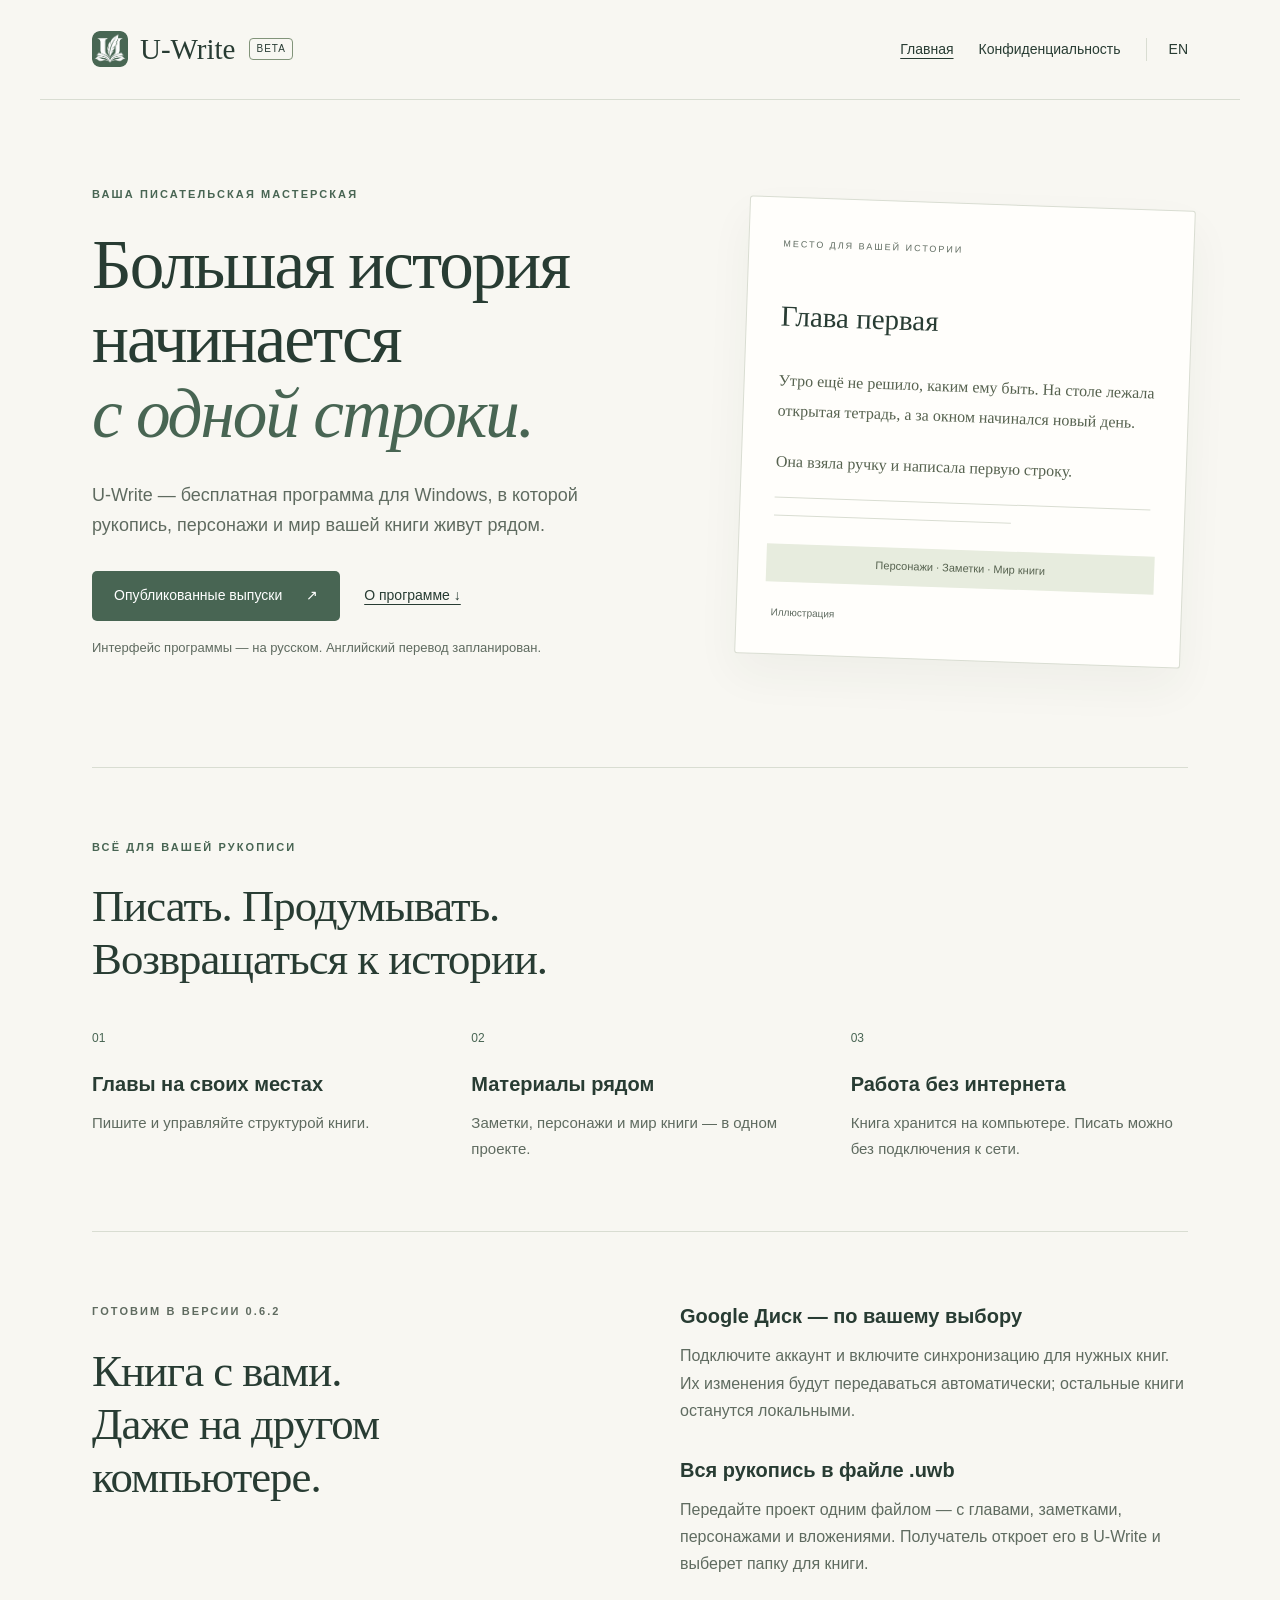
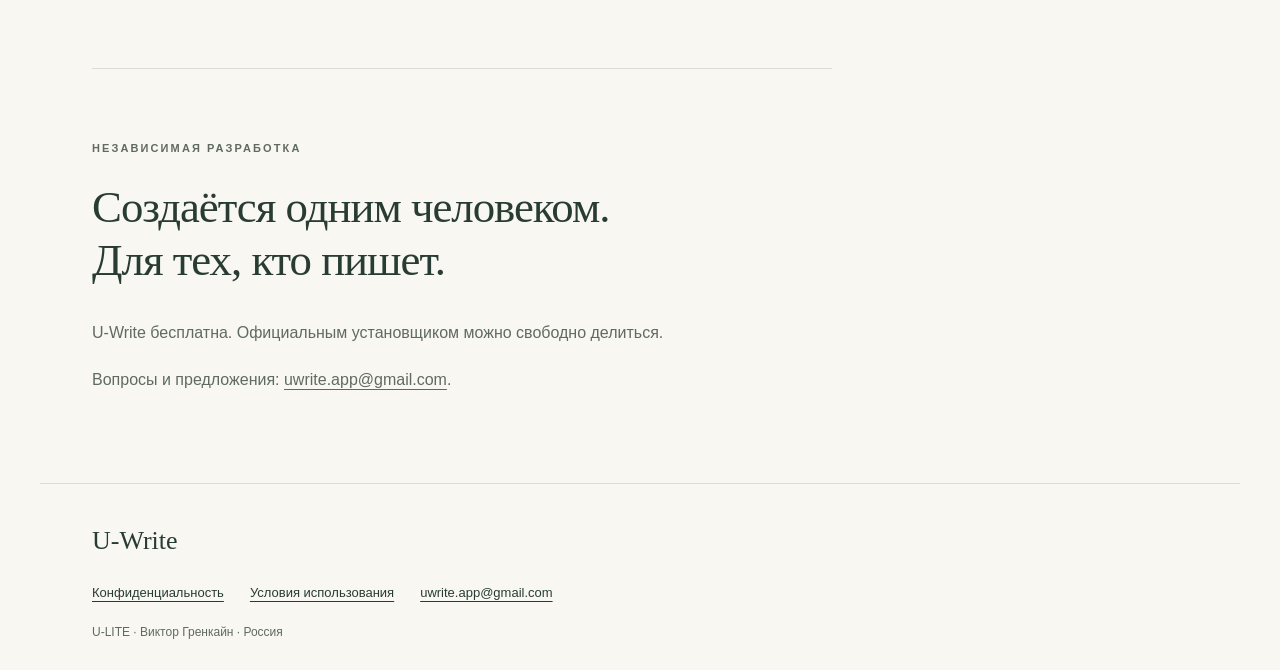
<file: index.html>
<!doctype html>
<html lang="ru"><head><meta charset="utf-8"><meta name="viewport" content="width=device-width, initial-scale=1"><meta name="description" content="U-Write — бесплатная писательская мастерская для Windows. Рукописи, персонажи и заметки в одном проекте."><title>U-Write — ваша писательская мастерская</title><link rel="icon" href="assets/logo.png"><link rel="stylesheet" href="assets/style.css"></head><body><a class="skip" href="#main">К содержимому</a><header class="site-header"><a class="brand" href="index.html"><img src="assets/logo.png" alt="" width="36" height="36"><span>U-Write</span><span class="beta">BETA</span></a><nav aria-label="Основная навигация"><a href="index.html" aria-current="page">Главная</a><a href="privacy.html">Конфиденциальность</a><a class="language" href="en/index.html" lang="en" hreflang="en">EN</a></nav></header><main id="main" tabindex="-1"><section class="hero"><div><p class="eyebrow">Ваша писательская мастерская</p><h1>Большая история<br>начинается<br><em>с одной строки.</em></h1><p class="lead">U-Write — бесплатная программа для Windows, в которой рукопись, персонажи и мир вашей книги живут рядом.</p><div class="actions"><a class="button" href="https://github.com/u-lite/u-write/releases/latest">Опубликованные выпуски <span aria-hidden="true">↗</span></a><a class="text-link" href="#workshop">О программе ↓</a></div><p class="fine">Интерфейс программы — на русском. Английский перевод запланирован.</p></div><div class="manuscript" aria-label="Иллюстрация рукописи, не снимок программы"><div class="paper-label">МЕСТО ДЛЯ ВАШЕЙ ИСТОРИИ</div><div class="paper-title">Глава первая</div><p>Утро ещё не решило, каким ему быть. На столе лежала открытая тетрадь, а за окном начинался новый день.</p><p>Она взяла ручку и написала первую строку.</p><div class="paper-line"></div><div class="paper-line short"></div><span class="paper-note">Персонажи · Заметки · Мир книги</span><small>Иллюстрация</small></div></section>
      <section id="workshop" class="section"><p class="eyebrow">Всё для вашей рукописи</p><h2>Писать. Продумывать.<br>Возвращаться к истории.</h2><div class="features"><article><span class="number">01</span><h3>Главы на своих местах</h3><p>Пишите и управляйте структурой книги.</p></article><article><span class="number">02</span><h3>Материалы рядом</h3><p>Заметки, персонажи и мир книги — в одном проекте.</p></article><article><span class="number">03</span><h3>Работа без интернета</h3><p>Книга хранится на компьютере. Писать можно без подключения к сети.</p></article></div></section>
      <section class="coming section"><div><p class="eyebrow">Готовим в версии 0.6.2</p><h2>Книга с вами.<br>Даже на другом компьютере.</h2></div><div><h3>Google Диск — по вашему выбору</h3><p>Подключите аккаунт и включите синхронизацию для нужных книг. Их изменения будут передаваться автоматически; остальные книги останутся локальными.</p><h3>Вся рукопись в файле .uwb</h3><p>Передайте проект одним файлом — с главами, заметками, персонажами и вложениями. Получатель откроет его в U-Write и выберет папку для книги.</p></div></section>
      <section class="about section"><p class="eyebrow">Независимая разработка</p><h2>Создаётся одним человеком.<br>Для тех, кто пишет.</h2><p>U-Write бесплатна. Официальным установщиком можно свободно делиться.</p><p>Вопросы и предложения: <a href="mailto:uwrite.app@gmail.com">uwrite.app@gmail.com</a>.</p></section></main><footer><a class="footer-brand" href="index.html">U-Write</a><div class="footer-links"><a href="privacy.html">Конфиденциальность</a><a href="terms.html">Условия использования</a><a href="mailto:uwrite.app@gmail.com">uwrite.app@gmail.com</a></div><p>U-LITE · Виктор Гренкайн · Россия</p></footer></body></html>
</file>
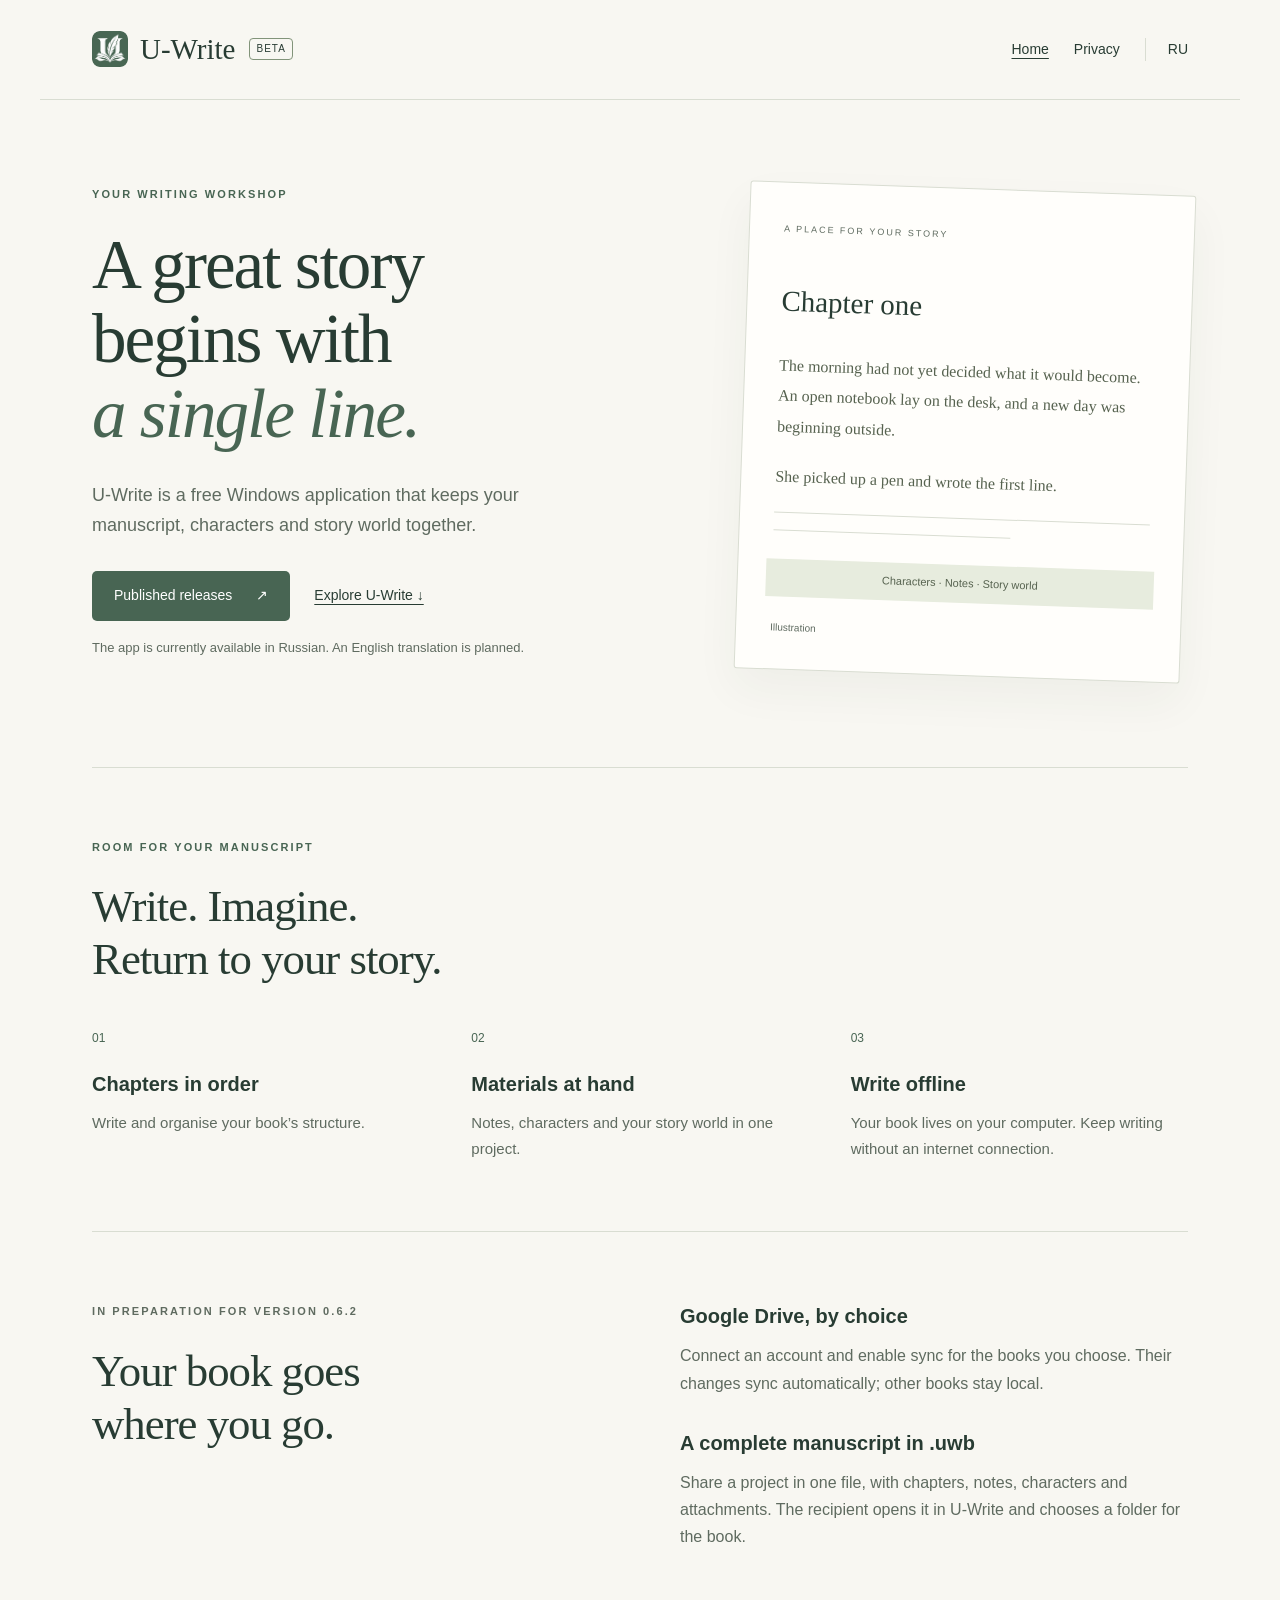
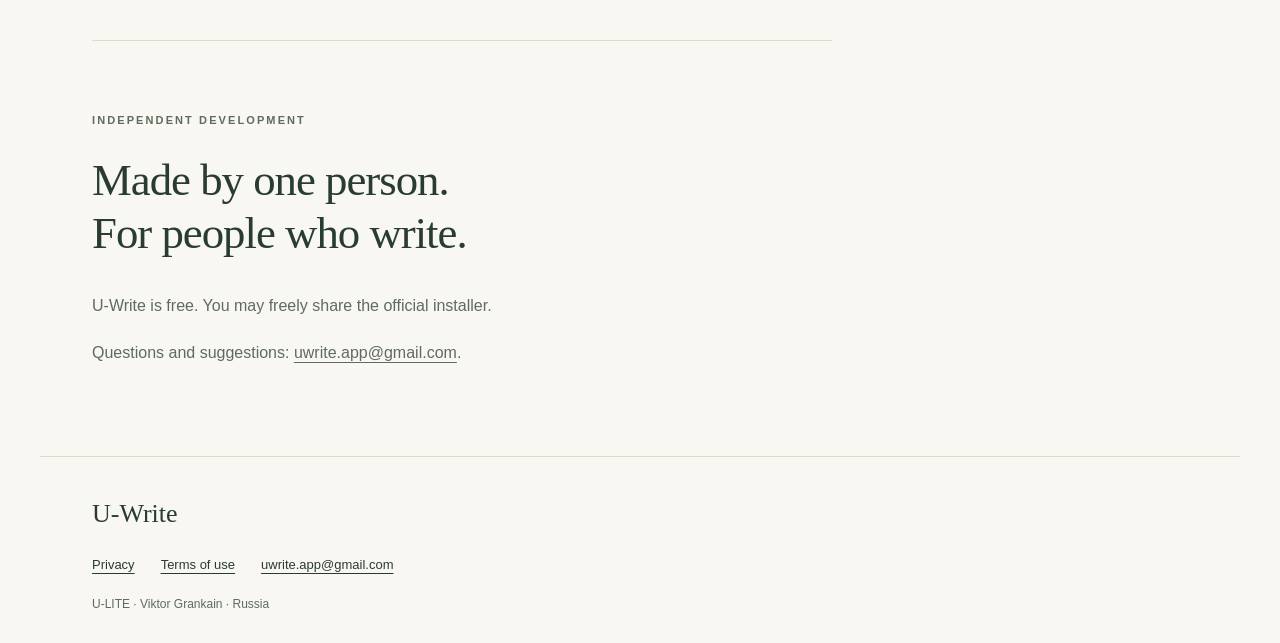
<file: en/index.html>
<!doctype html>
<html lang="en"><head><meta charset="utf-8"><meta name="viewport" content="width=device-width, initial-scale=1"><meta name="description" content="U-Write is a free Windows writing workshop for manuscripts, characters and notes."><title>U-Write — your writing workshop</title><link rel="icon" href="../assets/logo.png"><link rel="stylesheet" href="../assets/style.css"></head><body><a class="skip" href="#main">Skip to content</a><header class="site-header"><a class="brand" href="index.html"><img src="../assets/logo.png" alt="" width="36" height="36"><span>U-Write</span><span class="beta">BETA</span></a><nav aria-label="Main navigation"><a href="index.html" aria-current="page">Home</a><a href="privacy.html">Privacy</a><a class="language" href="../index.html" lang="ru" hreflang="ru">RU</a></nav></header><main id="main" tabindex="-1"><section class="hero"><div><p class="eyebrow">Your writing workshop</p><h1>A great story<br>begins with<br><em>a single line.</em></h1><p class="lead">U-Write is a free Windows application that keeps your manuscript, characters and story world together.</p><div class="actions"><a class="button" href="https://github.com/u-lite/u-write/releases/latest">Published releases <span aria-hidden="true">↗</span></a><a class="text-link" href="#workshop">Explore U-Write ↓</a></div><p class="fine">The app is currently available in Russian. An English translation is planned.</p></div><div class="manuscript" aria-label="Manuscript illustration, not an app screenshot"><div class="paper-label">A PLACE FOR YOUR STORY</div><div class="paper-title">Chapter one</div><p>The morning had not yet decided what it would become. An open notebook lay on the desk, and a new day was beginning outside.</p><p>She picked up a pen and wrote the first line.</p><div class="paper-line"></div><div class="paper-line short"></div><span class="paper-note">Characters · Notes · Story world</span><small>Illustration</small></div></section>
      <section id="workshop" class="section"><p class="eyebrow">Room for your manuscript</p><h2>Write. Imagine.<br>Return to your story.</h2><div class="features"><article><span class="number">01</span><h3>Chapters in order</h3><p>Write and organise your book’s structure.</p></article><article><span class="number">02</span><h3>Materials at hand</h3><p>Notes, characters and your story world in one project.</p></article><article><span class="number">03</span><h3>Write offline</h3><p>Your book lives on your computer. Keep writing without an internet connection.</p></article></div></section>
      <section class="coming section"><div><p class="eyebrow">In preparation for version 0.6.2</p><h2>Your book goes<br>where you go.</h2></div><div><h3>Google Drive, by choice</h3><p>Connect an account and enable sync for the books you choose. Their changes sync automatically; other books stay local.</p><h3>A complete manuscript in .uwb</h3><p>Share a project in one file, with chapters, notes, characters and attachments. The recipient opens it in U-Write and chooses a folder for the book.</p></div></section>
      <section class="about section"><p class="eyebrow">Independent development</p><h2>Made by one person.<br>For people who write.</h2><p>U-Write is free. You may freely share the official installer.</p><p>Questions and suggestions: <a href="mailto:uwrite.app@gmail.com">uwrite.app@gmail.com</a>.</p></section></main><footer><a class="footer-brand" href="index.html">U-Write</a><div class="footer-links"><a href="privacy.html">Privacy</a><a href="terms.html">Terms of use</a><a href="mailto:uwrite.app@gmail.com">uwrite.app@gmail.com</a></div><p>U-LITE · Viktor Grankain · Russia</p></footer></body></html>
</file>
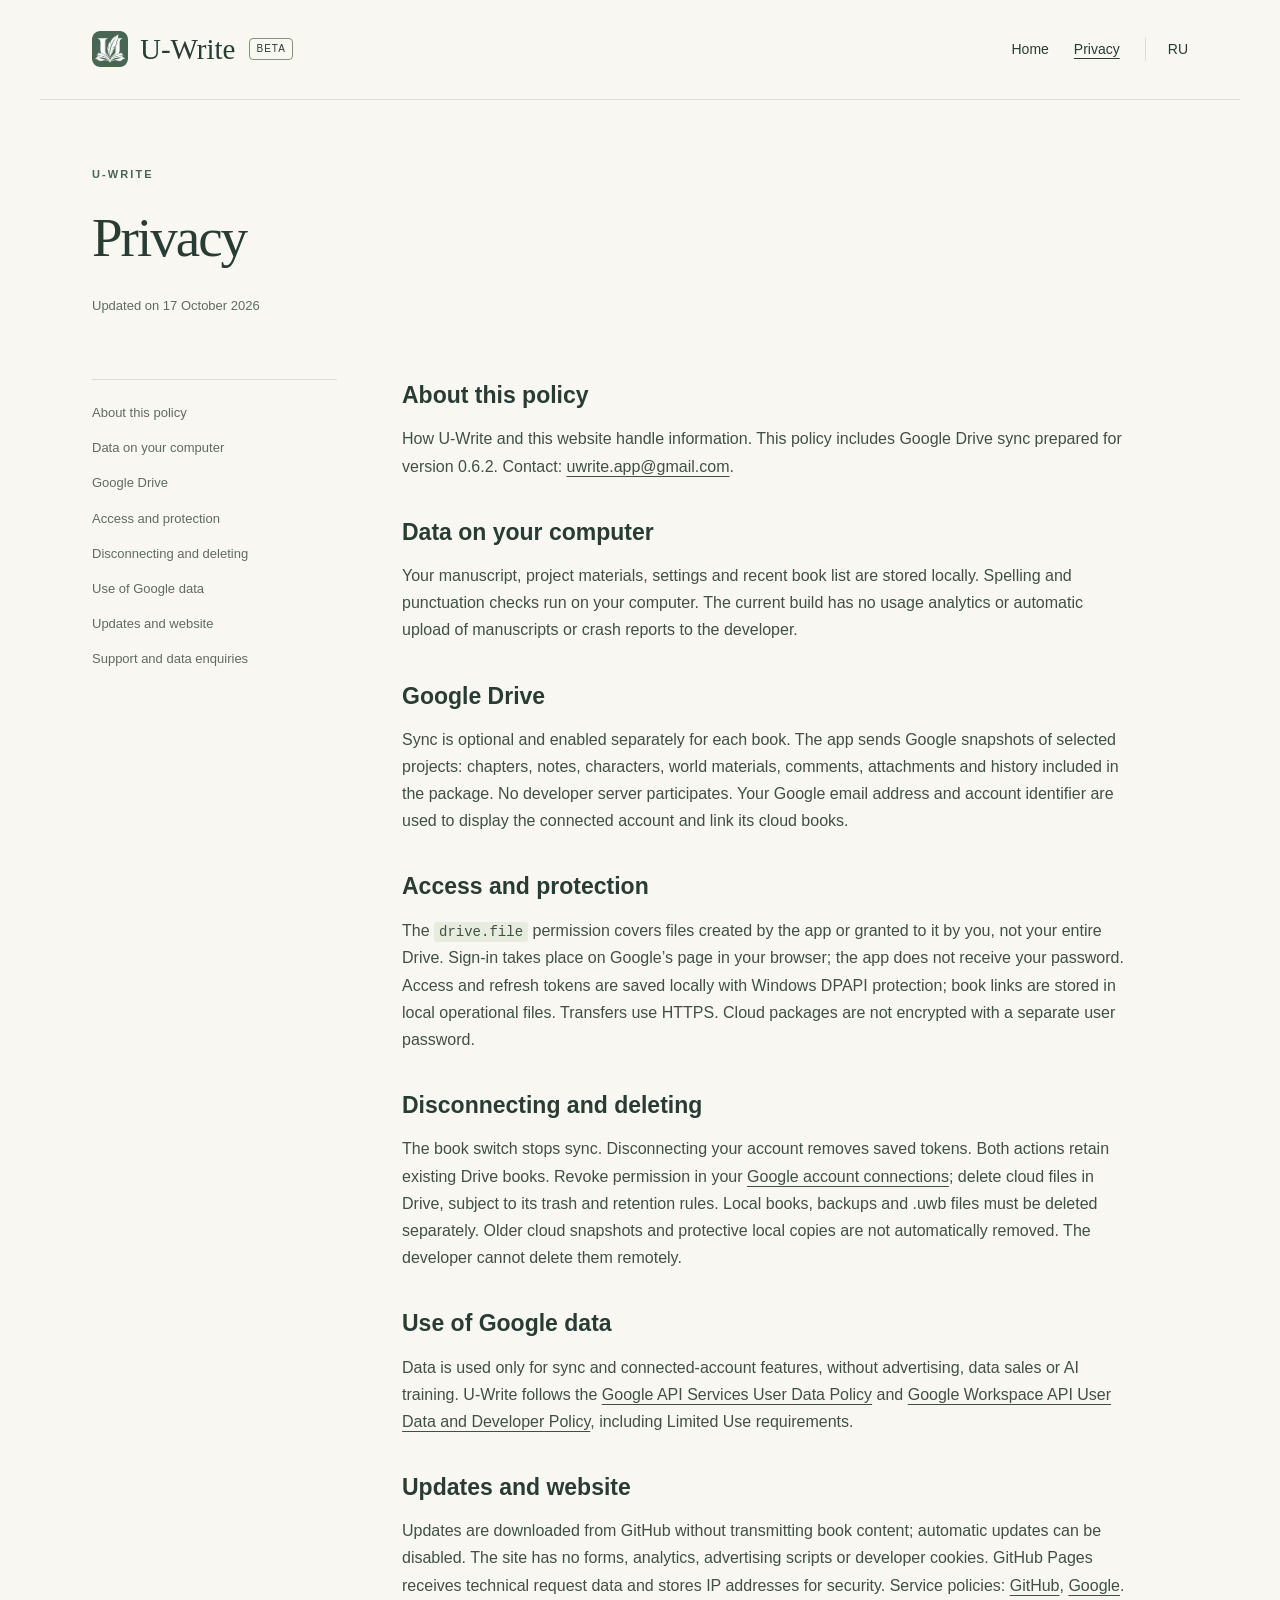
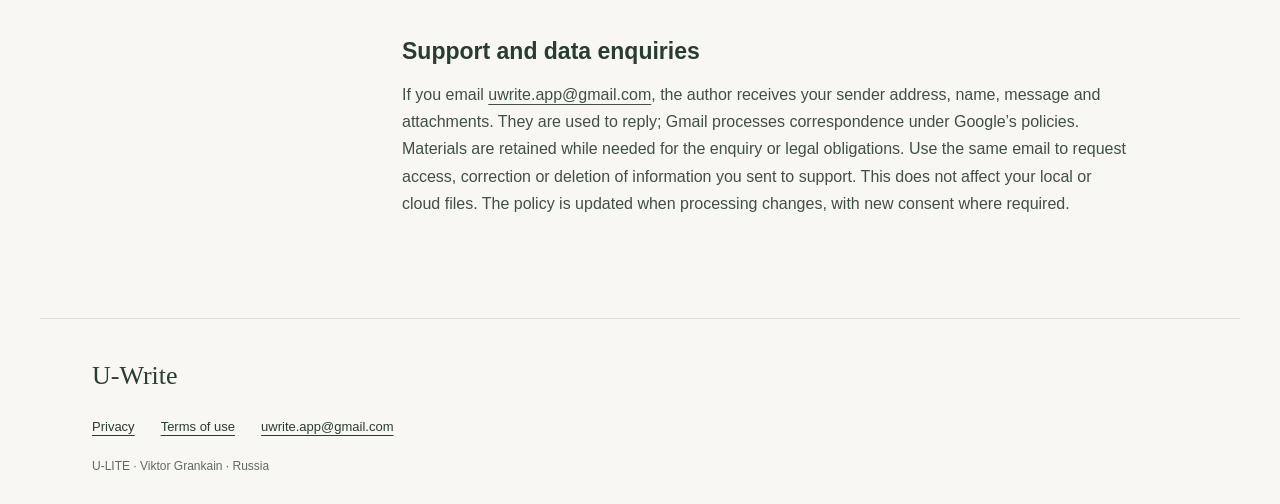
<file: privacy (1).html>
<!doctype html>
<html lang="en"><head><meta charset="utf-8"><meta name="viewport" content="width=device-width, initial-scale=1"><meta name="description" content="U-Write is a free Windows writing workshop for manuscripts, characters and notes."><title>Privacy — U-Write</title><link rel="icon" href="../assets/logo.png"><link rel="stylesheet" href="../assets/style.css"></head><body><a class="skip" href="#main">Skip to content</a><header class="site-header"><a class="brand" href="index.html"><img src="../assets/logo.png" alt="" width="36" height="36"><span>U-Write</span><span class="beta">BETA</span></a><nav aria-label="Main navigation"><a href="index.html">Home</a><a href="privacy.html" aria-current="page">Privacy</a><a class="language" href="../privacy.html" lang="ru" hreflang="ru">RU</a></nav></header><main id="main" tabindex="-1"><div class="doc-head"><p class="eyebrow">U-Write</p><h1>Privacy</h1><p class="fine">Updated on 17 October 2026</p></div><div class="doc-layout"><nav class="contents" aria-label="Document contents"><a href="#s1">About this policy</a><a href="#s2">Data on your computer</a><a href="#s3">Google Drive</a><a href="#s4">Access and protection</a><a href="#s5">Disconnecting and deleting</a><a href="#s6">Use of Google data</a><a href="#s7">Updates and website</a><a href="#s8">Support and data enquiries</a></nav><article class="document"><section id="s1"><h2>About this policy</h2><p>How U-Write and this website handle information. This policy includes Google Drive sync prepared for version 0.6.2. Contact: <a href="mailto:uwrite.app@gmail.com">uwrite.app@gmail.com</a>.</p></section><section id="s2"><h2>Data on your computer</h2><p>Your manuscript, project materials, settings and recent book list are stored locally. Spelling and punctuation checks run on your computer. The current build has no usage analytics or automatic upload of manuscripts or crash reports to the developer.</p></section><section id="s3"><h2>Google Drive</h2><p>Sync is optional and enabled separately for each book. The app sends Google snapshots of selected projects: chapters, notes, characters, world materials, comments, attachments and history included in the package. No developer server participates. Your Google email address and account identifier are used to display the connected account and link its cloud books.</p></section><section id="s4"><h2>Access and protection</h2><p>The <code>drive.file</code> permission covers files created by the app or granted to it by you, not your entire Drive. Sign-in takes place on Google’s page in your browser; the app does not receive your password. Access and refresh tokens are saved locally with Windows DPAPI protection; book links are stored in local operational files. Transfers use HTTPS. Cloud packages are not encrypted with a separate user password.</p></section><section id="s5"><h2>Disconnecting and deleting</h2><p>The book switch stops sync. Disconnecting your account removes saved tokens. Both actions retain existing Drive books. Revoke permission in your <a href="https://myaccount.google.com/connections">Google account connections</a>; delete cloud files in Drive, subject to its trash and retention rules. Local books, backups and .uwb files must be deleted separately. Older cloud snapshots and protective local copies are not automatically removed. The developer cannot delete them remotely.</p></section><section id="s6"><h2>Use of Google data</h2><p>Data is used only for sync and connected-account features, without advertising, data sales or AI training. U-Write follows the <a href="https://developers.google.com/terms/api-services-user-data-policy">Google API Services User Data Policy</a> and <a href="https://developers.google.com/workspace/workspace-api-user-data-developer-policy">Google Workspace API User Data and Developer Policy</a>, including Limited Use requirements.</p></section><section id="s7"><h2>Updates and website</h2><p>Updates are downloaded from GitHub without transmitting book content; automatic updates can be disabled. The site has no forms, analytics, advertising scripts or developer cookies. GitHub Pages receives technical request data and stores IP addresses for security. Service policies: <a href="https://docs.github.com/en/site-policy/privacy-policies/github-general-privacy-statement">GitHub</a>, <a href="https://policies.google.com/privacy">Google</a>.</p></section><section id="s8"><h2>Support and data enquiries</h2><p>If you email <a href="mailto:uwrite.app@gmail.com">uwrite.app@gmail.com</a>, the author receives your sender address, name, message and attachments. They are used to reply; Gmail processes correspondence under Google’s policies. Materials are retained while needed for the enquiry or legal obligations. Use the same email to request access, correction or deletion of information you sent to support. This does not affect your local or cloud files. The policy is updated when processing changes, with new consent where required.</p></section></article></div></main><footer><a class="footer-brand" href="index.html">U-Write</a><div class="footer-links"><a href="privacy.html">Privacy</a><a href="terms.html">Terms of use</a><a href="mailto:uwrite.app@gmail.com">uwrite.app@gmail.com</a></div><p>U-LITE · Viktor Grankain · Russia</p></footer></body></html>
</file>
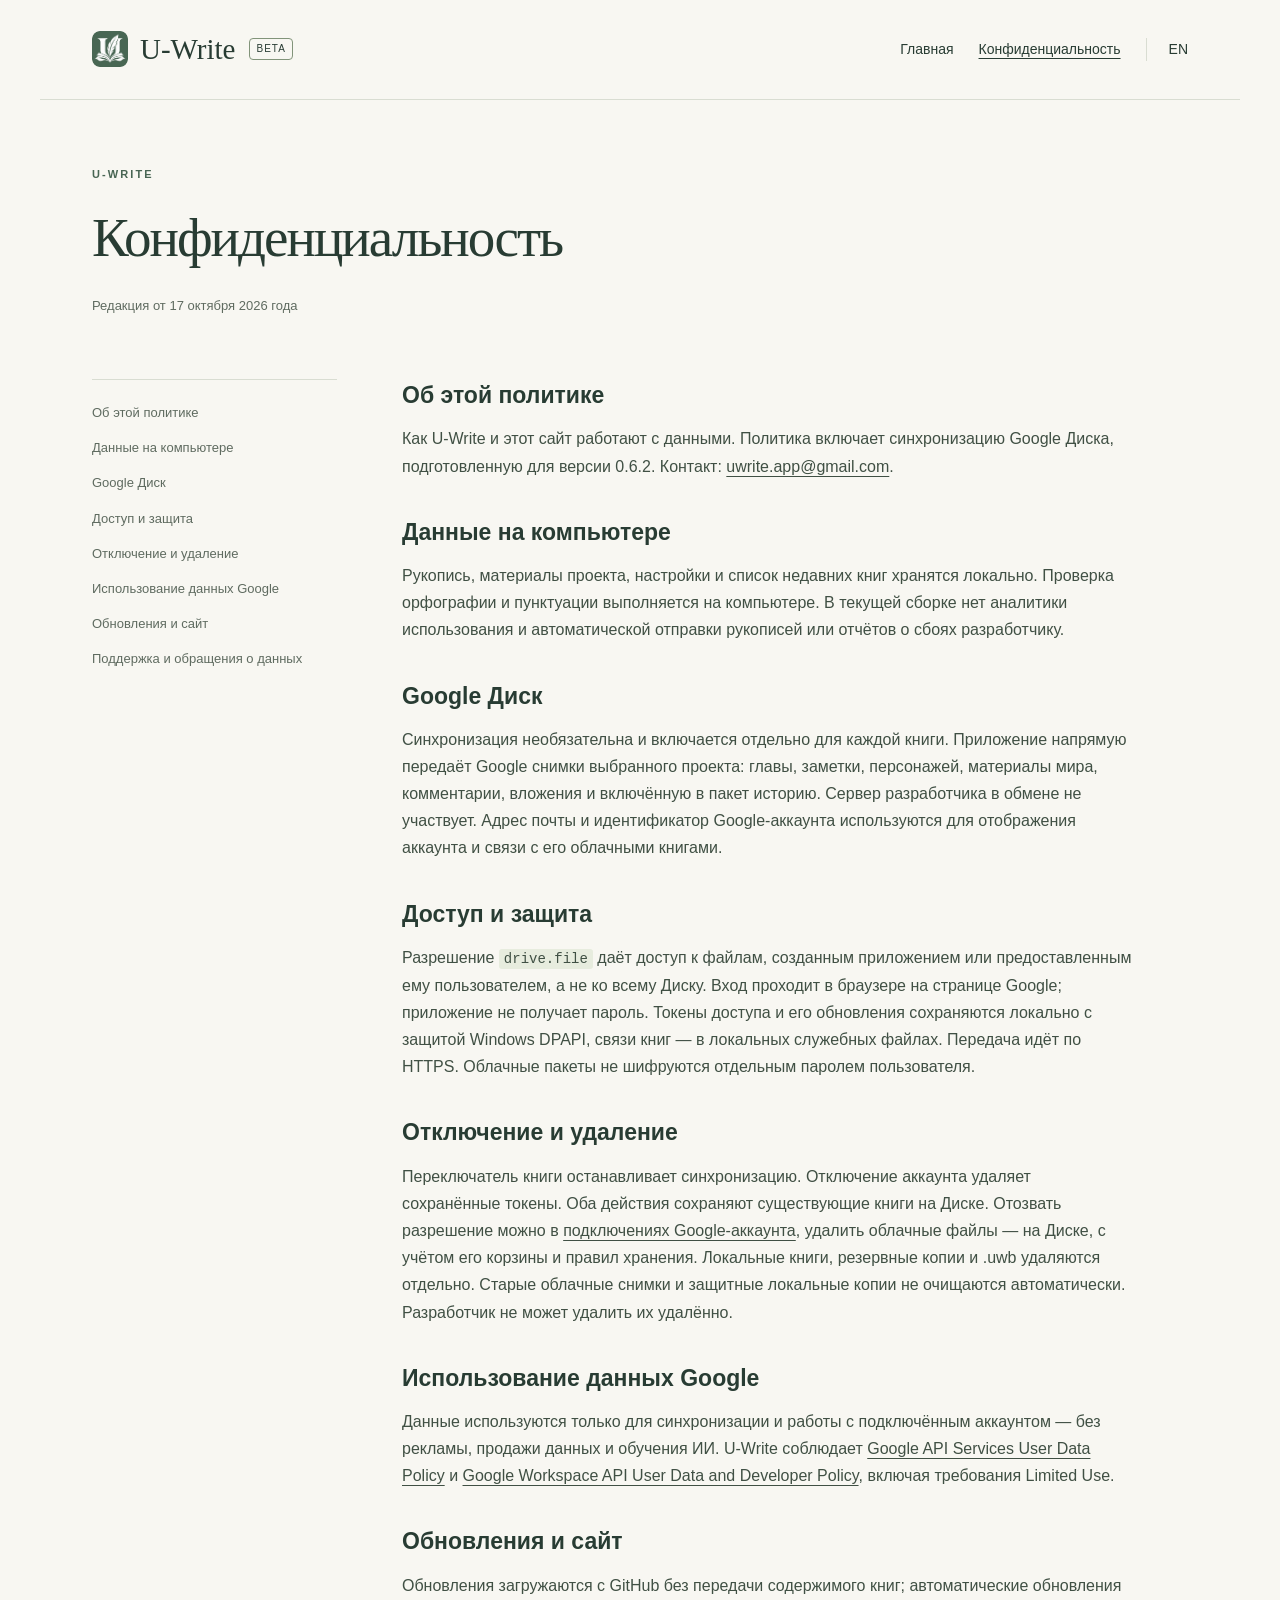
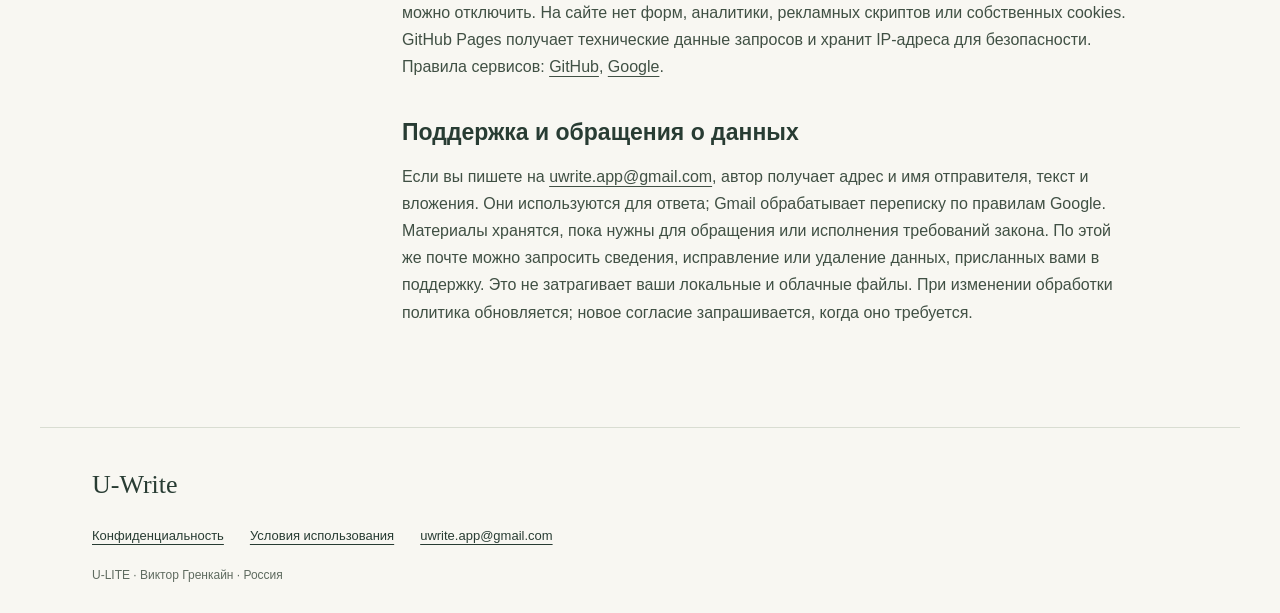
<file: privacy.html>
<!doctype html>
<html lang="ru"><head><meta charset="utf-8"><meta name="viewport" content="width=device-width, initial-scale=1"><meta name="description" content="U-Write — бесплатная писательская мастерская для Windows. Рукописи, персонажи и заметки в одном проекте."><title>Конфиденциальность — U-Write</title><link rel="icon" href="assets/logo.png"><link rel="stylesheet" href="assets/style.css"></head><body><a class="skip" href="#main">К содержимому</a><header class="site-header"><a class="brand" href="index.html"><img src="assets/logo.png" alt="" width="36" height="36"><span>U-Write</span><span class="beta">BETA</span></a><nav aria-label="Основная навигация"><a href="index.html">Главная</a><a href="privacy.html" aria-current="page">Конфиденциальность</a><a class="language" href="en/privacy.html" lang="en" hreflang="en">EN</a></nav></header><main id="main" tabindex="-1"><div class="doc-head"><p class="eyebrow">U-Write</p><h1>Конфиденциальность</h1><p class="fine">Редакция от 17 октября 2026 года</p></div><div class="doc-layout"><nav class="contents" aria-label="Содержание документа"><a href="#s1">Об этой политике</a><a href="#s2">Данные на компьютере</a><a href="#s3">Google Диск</a><a href="#s4">Доступ и защита</a><a href="#s5">Отключение и удаление</a><a href="#s6">Использование данных Google</a><a href="#s7">Обновления и сайт</a><a href="#s8">Поддержка и обращения о данных</a></nav><article class="document"><section id="s1"><h2>Об этой политике</h2><p>Как U-Write и этот сайт работают с данными. Политика включает синхронизацию Google Диска, подготовленную для версии 0.6.2. Контакт: <a href="mailto:uwrite.app@gmail.com">uwrite.app@gmail.com</a>.</p></section><section id="s2"><h2>Данные на компьютере</h2><p>Рукопись, материалы проекта, настройки и список недавних книг хранятся локально. Проверка орфографии и пунктуации выполняется на компьютере. В текущей сборке нет аналитики использования и автоматической отправки рукописей или отчётов о сбоях разработчику.</p></section><section id="s3"><h2>Google Диск</h2><p>Синхронизация необязательна и включается отдельно для каждой книги. Приложение напрямую передаёт Google снимки выбранного проекта: главы, заметки, персонажей, материалы мира, комментарии, вложения и включённую в пакет историю. Сервер разработчика в обмене не участвует. Адрес почты и идентификатор Google-аккаунта используются для отображения аккаунта и связи с его облачными книгами.</p></section><section id="s4"><h2>Доступ и защита</h2><p>Разрешение <code>drive.file</code> даёт доступ к файлам, созданным приложением или предоставленным ему пользователем, а не ко всему Диску. Вход проходит в браузере на странице Google; приложение не получает пароль. Токены доступа и его обновления сохраняются локально с защитой Windows DPAPI, связи книг — в локальных служебных файлах. Передача идёт по HTTPS. Облачные пакеты не шифруются отдельным паролем пользователя.</p></section><section id="s5"><h2>Отключение и удаление</h2><p>Переключатель книги останавливает синхронизацию. Отключение аккаунта удаляет сохранённые токены. Оба действия сохраняют существующие книги на Диске. Отозвать разрешение можно в <a href="https://myaccount.google.com/connections">подключениях Google-аккаунта</a>, удалить облачные файлы — на Диске, с учётом его корзины и правил хранения. Локальные книги, резервные копии и .uwb удаляются отдельно. Старые облачные снимки и защитные локальные копии не очищаются автоматически. Разработчик не может удалить их удалённо.</p></section><section id="s6"><h2>Использование данных Google</h2><p>Данные используются только для синхронизации и работы с подключённым аккаунтом — без рекламы, продажи данных и обучения ИИ. U-Write соблюдает <a href="https://developers.google.com/terms/api-services-user-data-policy">Google API Services User Data Policy</a> и <a href="https://developers.google.com/workspace/workspace-api-user-data-developer-policy">Google Workspace API User Data and Developer Policy</a>, включая требования Limited Use.</p></section><section id="s7"><h2>Обновления и сайт</h2><p>Обновления загружаются с GitHub без передачи содержимого книг; автоматические обновления можно отключить. На сайте нет форм, аналитики, рекламных скриптов или собственных cookies. GitHub Pages получает технические данные запросов и хранит IP-адреса для безопасности. Правила сервисов: <a href="https://docs.github.com/en/site-policy/privacy-policies/github-general-privacy-statement">GitHub</a>, <a href="https://policies.google.com/privacy">Google</a>.</p></section><section id="s8"><h2>Поддержка и обращения о данных</h2><p>Если вы пишете на <a href="mailto:uwrite.app@gmail.com">uwrite.app@gmail.com</a>, автор получает адрес и имя отправителя, текст и вложения. Они используются для ответа; Gmail обрабатывает переписку по правилам Google. Материалы хранятся, пока нужны для обращения или исполнения требований закона. По этой же почте можно запросить сведения, исправление или удаление данных, присланных вами в поддержку. Это не затрагивает ваши локальные и облачные файлы. При изменении обработки политика обновляется; новое согласие запрашивается, когда оно требуется.</p></section></article></div></main><footer><a class="footer-brand" href="index.html">U-Write</a><div class="footer-links"><a href="privacy.html">Конфиденциальность</a><a href="terms.html">Условия использования</a><a href="mailto:uwrite.app@gmail.com">uwrite.app@gmail.com</a></div><p>U-LITE · Виктор Гренкайн · Россия</p></footer></body></html>
</file>
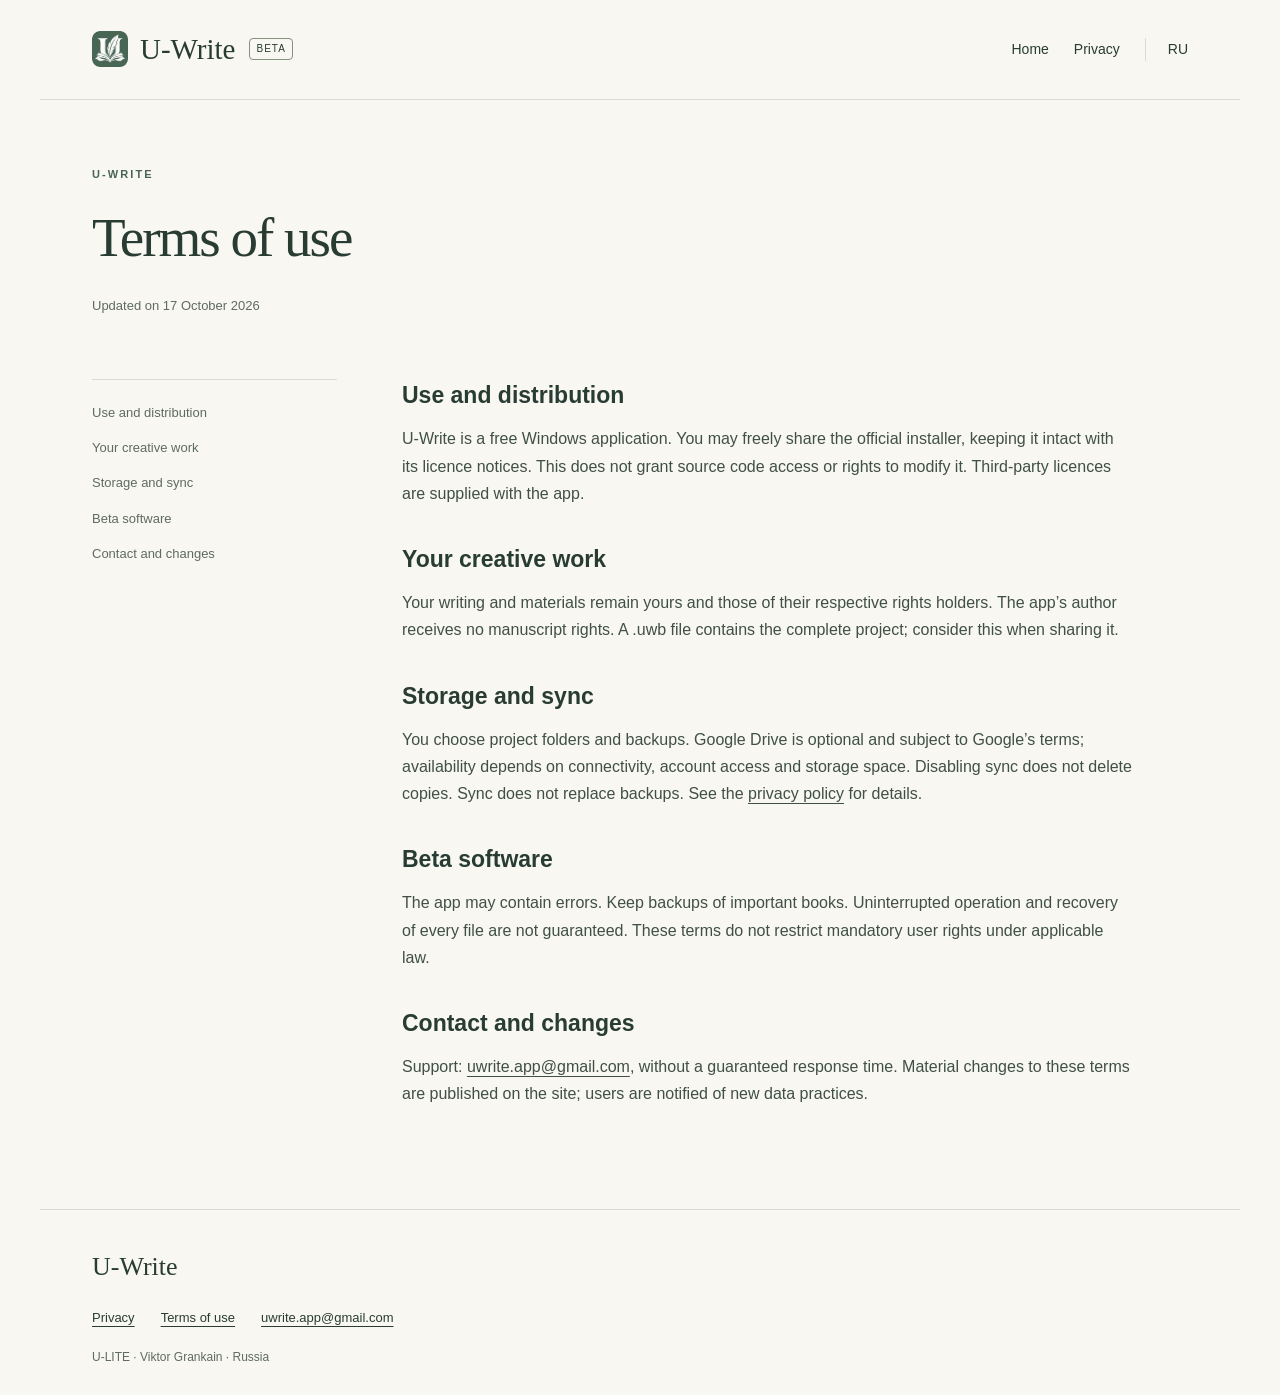
<file: terms (2).html>
<!doctype html>
<html lang="en"><head><meta charset="utf-8"><meta name="viewport" content="width=device-width, initial-scale=1"><meta name="description" content="U-Write is a free Windows writing workshop for manuscripts, characters and notes."><title>Terms of use — U-Write</title><link rel="icon" href="../assets/logo.png"><link rel="stylesheet" href="../assets/style.css"></head><body><a class="skip" href="#main">Skip to content</a><header class="site-header"><a class="brand" href="index.html"><img src="../assets/logo.png" alt="" width="36" height="36"><span>U-Write</span><span class="beta">BETA</span></a><nav aria-label="Main navigation"><a href="index.html">Home</a><a href="privacy.html">Privacy</a><a class="language" href="../terms.html" lang="ru" hreflang="ru">RU</a></nav></header><main id="main" tabindex="-1"><div class="doc-head"><p class="eyebrow">U-Write</p><h1>Terms of use</h1><p class="fine">Updated on 17 October 2026</p></div><div class="doc-layout"><nav class="contents" aria-label="Document contents"><a href="#s1">Use and distribution</a><a href="#s2">Your creative work</a><a href="#s3">Storage and sync</a><a href="#s4">Beta software</a><a href="#s5">Contact and changes</a></nav><article class="document"><section id="s1"><h2>Use and distribution</h2><p>U-Write is a free Windows application. You may freely share the official installer, keeping it intact with its licence notices. This does not grant source code access or rights to modify it. Third-party licences are supplied with the app.</p></section><section id="s2"><h2>Your creative work</h2><p>Your writing and materials remain yours and those of their respective rights holders. The app’s author receives no manuscript rights. A .uwb file contains the complete project; consider this when sharing it.</p></section><section id="s3"><h2>Storage and sync</h2><p>You choose project folders and backups. Google Drive is optional and subject to Google’s terms; availability depends on connectivity, account access and storage space. Disabling sync does not delete copies. Sync does not replace backups. See the <a href="privacy.html">privacy policy</a> for details.</p></section><section id="s4"><h2>Beta software</h2><p>The app may contain errors. Keep backups of important books. Uninterrupted operation and recovery of every file are not guaranteed. These terms do not restrict mandatory user rights under applicable law.</p></section><section id="s5"><h2>Contact and changes</h2><p>Support: <a href="mailto:uwrite.app@gmail.com">uwrite.app@gmail.com</a>, without a guaranteed response time. Material changes to these terms are published on the site; users are notified of new data practices.</p></section></article></div></main><footer><a class="footer-brand" href="index.html">U-Write</a><div class="footer-links"><a href="privacy.html">Privacy</a><a href="terms.html">Terms of use</a><a href="mailto:uwrite.app@gmail.com">uwrite.app@gmail.com</a></div><p>U-LITE · Viktor Grankain · Russia</p></footer></body></html>
</file>
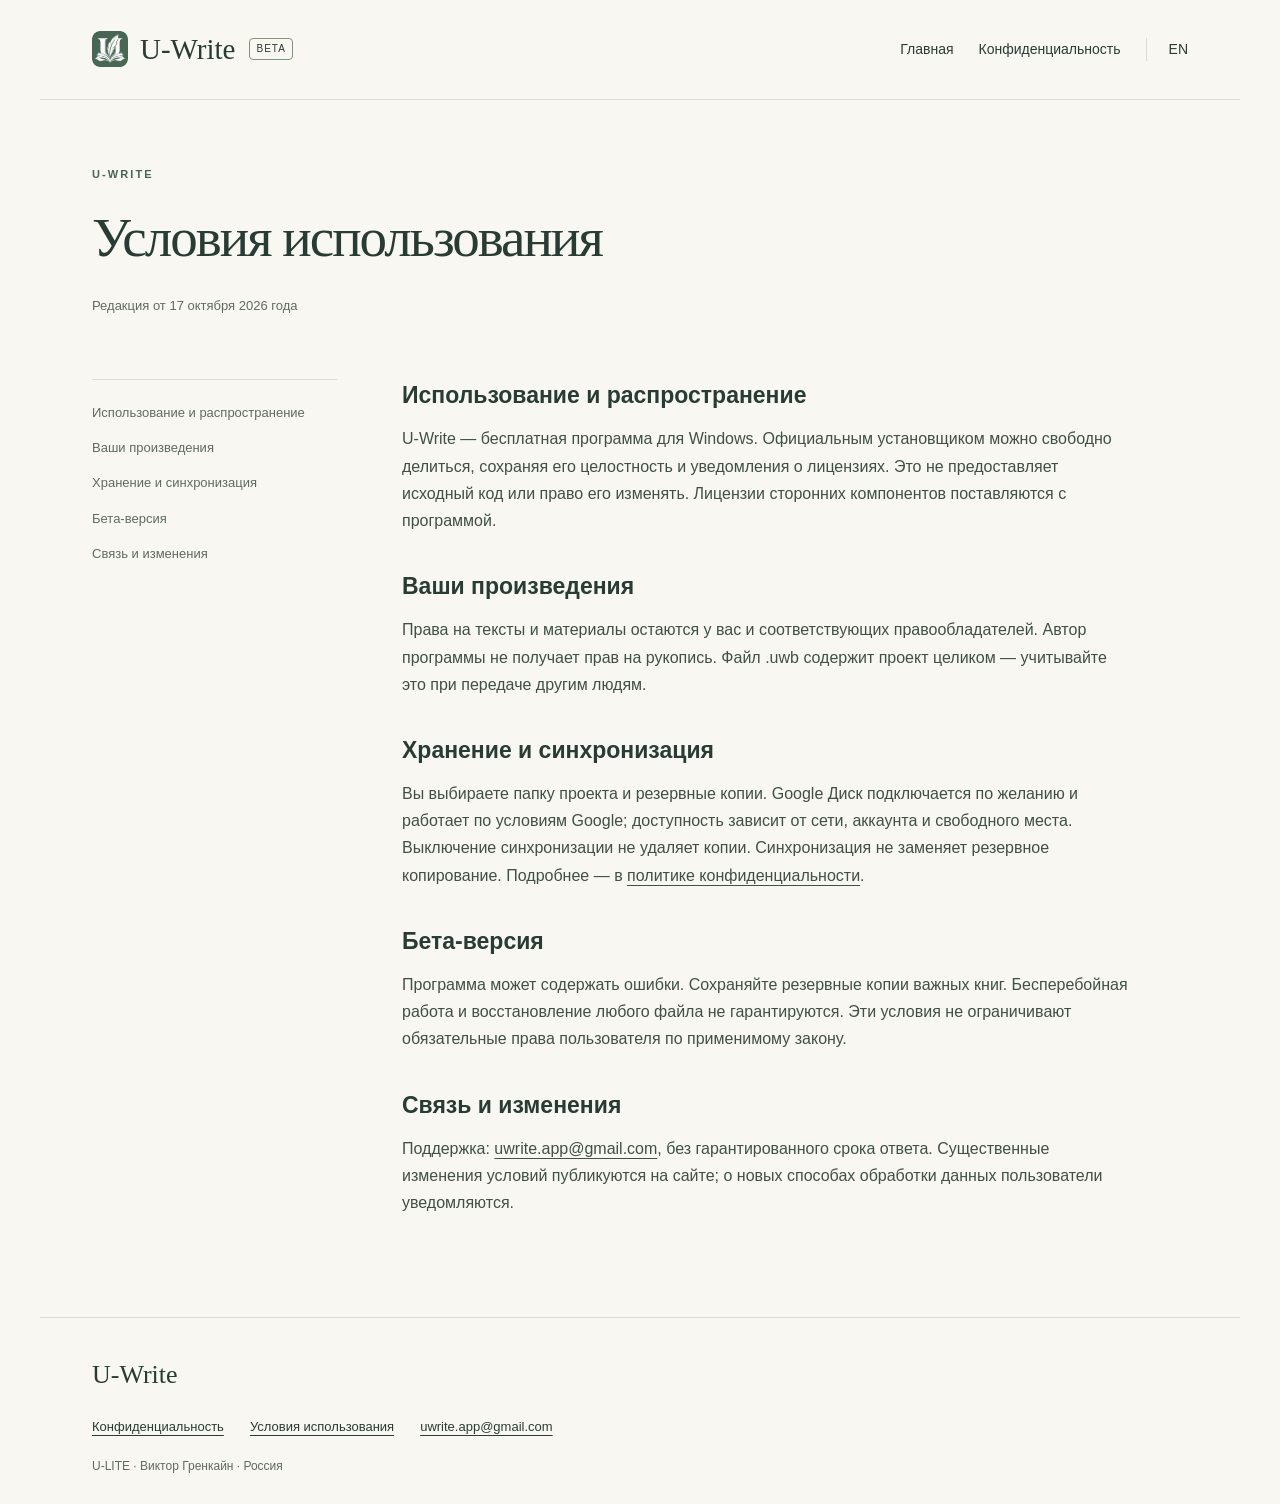
<file: terms.html>
<!doctype html>
<html lang="ru"><head><meta charset="utf-8"><meta name="viewport" content="width=device-width, initial-scale=1"><meta name="description" content="U-Write — бесплатная писательская мастерская для Windows. Рукописи, персонажи и заметки в одном проекте."><title>Условия использования — U-Write</title><link rel="icon" href="assets/logo.png"><link rel="stylesheet" href="assets/style.css"></head><body><a class="skip" href="#main">К содержимому</a><header class="site-header"><a class="brand" href="index.html"><img src="assets/logo.png" alt="" width="36" height="36"><span>U-Write</span><span class="beta">BETA</span></a><nav aria-label="Основная навигация"><a href="index.html">Главная</a><a href="privacy.html">Конфиденциальность</a><a class="language" href="en/terms.html" lang="en" hreflang="en">EN</a></nav></header><main id="main" tabindex="-1"><div class="doc-head"><p class="eyebrow">U-Write</p><h1>Условия использования</h1><p class="fine">Редакция от 17 октября 2026 года</p></div><div class="doc-layout"><nav class="contents" aria-label="Содержание документа"><a href="#s1">Использование и распространение</a><a href="#s2">Ваши произведения</a><a href="#s3">Хранение и синхронизация</a><a href="#s4">Бета-версия</a><a href="#s5">Связь и изменения</a></nav><article class="document"><section id="s1"><h2>Использование и распространение</h2><p>U-Write — бесплатная программа для Windows. Официальным установщиком можно свободно делиться, сохраняя его целостность и уведомления о лицензиях. Это не предоставляет исходный код или право его изменять. Лицензии сторонних компонентов поставляются с программой.</p></section><section id="s2"><h2>Ваши произведения</h2><p>Права на тексты и материалы остаются у вас и соответствующих правообладателей. Автор программы не получает прав на рукопись. Файл .uwb содержит проект целиком — учитывайте это при передаче другим людям.</p></section><section id="s3"><h2>Хранение и синхронизация</h2><p>Вы выбираете папку проекта и резервные копии. Google Диск подключается по желанию и работает по условиям Google; доступность зависит от сети, аккаунта и свободного места. Выключение синхронизации не удаляет копии. Синхронизация не заменяет резервное копирование. Подробнее — в <a href="privacy.html">политике конфиденциальности</a>.</p></section><section id="s4"><h2>Бета-версия</h2><p>Программа может содержать ошибки. Сохраняйте резервные копии важных книг. Бесперебойная работа и восстановление любого файла не гарантируются. Эти условия не ограничивают обязательные права пользователя по применимому закону.</p></section><section id="s5"><h2>Связь и изменения</h2><p>Поддержка: <a href="mailto:uwrite.app@gmail.com">uwrite.app@gmail.com</a>, без гарантированного срока ответа. Существенные изменения условий публикуются на сайте; о новых способах обработки данных пользователи уведомляются.</p></section></article></div></main><footer><a class="footer-brand" href="index.html">U-Write</a><div class="footer-links"><a href="privacy.html">Конфиденциальность</a><a href="terms.html">Условия использования</a><a href="mailto:uwrite.app@gmail.com">uwrite.app@gmail.com</a></div><p>U-LITE · Виктор Гренкайн · Россия</p></footer></body></html>
</file>
<file: assets/style.css>
:root{color-scheme:light;--paper:#f8f7f2;--ink:#283c33;--green:#486553;--muted:#5f6b60;--line:#d9ddd2;--accent:#e7ecde}*{box-sizing:border-box}html{scroll-behavior:smooth;scroll-padding-top:24px}body{margin:0;background:var(--paper);color:var(--ink);font:16px/1.7 'Segoe UI',Arial,sans-serif}a{color:inherit;text-underline-offset:4px}a:hover{text-decoration-thickness:2px}a:focus-visible{outline:3px solid #886016;outline-offset:5px}h1,h2,h3,p{margin-top:0}h1,h2,.brand,.paper-title,.footer-brand{font-family:Georgia,'Times New Roman',serif;font-weight:400}h1{font-size:clamp(42px,5.4vw,74px);line-height:1.08;letter-spacing:-2px;margin-bottom:28px}h1 em{color:var(--green);font-weight:400}h2{font-size:clamp(30px,3.5vw,46px);line-height:1.18;letter-spacing:-1px;margin-bottom:32px}h3{font-size:20px;line-height:1.4;font-weight:600;margin-bottom:12px}p{margin-bottom:20px}.draft-strip{padding:9px 24px;text-align:center;font-size:12px;letter-spacing:.4px;background:#ebe7d7;color:#5c5034}.site-header,main,footer{max-width:1200px;margin:auto;padding-left:52px;padding-right:52px}.site-header{min-height:100px;display:flex;align-items:center;justify-content:space-between;gap:24px;border-bottom:1px solid var(--line)}.brand{display:flex;align-items:center;gap:12px;font-size:29px;text-decoration:none;white-space:nowrap}.brand img{border-radius:8px;object-fit:cover}.beta{font:10px/1.4 'Segoe UI',sans-serif;letter-spacing:1px;border:1px solid #82947a;border-radius:4px;padding:3px 6px;margin-left:2px}.site-header nav{display:flex;align-items:center;gap:25px;font-size:14px}.site-header nav a{text-decoration:none}.site-header nav a[aria-current]{text-decoration:underline}.language{border-left:1px solid var(--line);padding-left:22px}.hero{padding:85px 0 88px;display:grid;grid-template-columns:1.3fr 1fr;align-items:center;gap:70px}.eyebrow{text-transform:uppercase;letter-spacing:2.1px;font-size:11px;font-weight:600;color:var(--green);margin-bottom:24px}.lead{font-size:18px;line-height:1.7;max-width:500px;color:var(--muted)}.actions{display:flex;align-items:center;flex-wrap:wrap;gap:24px;margin:30px 0 16px}.button{background:var(--green);color:#fff;border-radius:5px;padding:13px 22px;display:inline-flex;gap:24px;align-items:center;text-decoration:none;font-size:14px}.button:hover{background:#354e3e}.text-link{font-size:14px}.fine{font-size:13px;color:var(--muted)}.manuscript{position:relative;transform:rotate(2deg);background:#fffefb;border:1px solid var(--line);box-shadow:0 20px 45px #24382c0c;padding:40px 34px 30px;border-radius:3px;min-height:390px;color:#56624f;font-family:Georgia,serif}.paper-label{font:9px/1.5 'Segoe UI',sans-serif;letter-spacing:2px;margin-bottom:40px;color:var(--muted)}.paper-title{font-size:29px;color:var(--ink);margin-bottom:25px}.manuscript p{font-size:16px;line-height:1.9}.paper-line{height:1px;background:var(--line);width:100%;margin:17px 0}.paper-line.short{width:63%}.paper-note{display:block;background:var(--accent);padding:10px 12px;margin:28px -6px 15px;font:11px/1.6 'Segoe UI',sans-serif;text-align:center}.manuscript small{font:10px/1.4 'Segoe UI',sans-serif;color:var(--muted)}.section{padding:70px 0;border-top:1px solid var(--line)}.features{display:grid;grid-template-columns:repeat(3,1fr);gap:42px;margin-top:42px}.features p{font-size:15px;color:var(--muted);margin-bottom:0}.number{display:block;font-size:12px;color:var(--green);margin-bottom:22px}.coming{display:grid;grid-template-columns:1fr 1fr;gap:80px}.coming h3:not(:first-child){margin-top:32px}.coming p{color:var(--muted)}.about{max-width:740px}.about p{color:var(--muted)}footer{border-top:1px solid var(--line);padding-top:35px;padding-bottom:28px}.footer-brand{font-size:26px;text-decoration:none}.footer-links{display:flex;gap:14px 26px;flex-wrap:wrap;font-size:13px;margin:18px 0}footer p{font-size:12px;color:var(--muted);margin:0}.doc-head{padding:65px 0 42px;max-width:800px}.doc-head h1{font-size:clamp(36px,4.3vw,58px);overflow-wrap:anywhere}.draft-note{border-left:3px solid #a99155;background:#f0edde;padding:18px 22px;font-size:14px;line-height:1.7;color:#5c5034}.doc-layout{display:grid;grid-template-columns:245px minmax(0,1fr);gap:65px;padding-bottom:65px}.contents{font-size:13px;align-self:start;display:flex;flex-direction:column;gap:13px;border-top:1px solid var(--line);padding-top:22px}.contents a{text-decoration:none;color:var(--muted)}.contents a:hover{text-decoration:underline}.document{max-width:730px}.document section{margin-bottom:36px;scroll-margin-top:24px}.document h2{font-family:'Segoe UI',sans-serif;font-weight:600;font-size:23px;line-height:1.4;letter-spacing:0;margin-bottom:14px}.document p{color:#405044;overflow-wrap:anywhere}.document code{font-size:14px;background:var(--accent);padding:2px 5px;border-radius:3px}.skip{position:absolute;top:-100px;left:20px;background:var(--ink);color:#fff;padding:10px 18px;z-index:10}.skip:focus{top:12px}@media(max-width:900px){.site-header,main,footer{padding-left:30px;padding-right:30px}.hero{gap:35px;padding-top:60px}.manuscript{padding:28px 24px}.coming{gap:40px}.doc-layout{grid-template-columns:190px minmax(0,1fr);gap:32px}.features{gap:24px}}@media(max-width:650px){.site-header,main,footer{padding-left:22px;padding-right:22px}.site-header{flex-wrap:wrap;padding-top:22px;padding-bottom:20px;gap:18px}.site-header nav{gap:20px;flex-wrap:wrap;font-size:13px}.brand{font-size:27px}.hero{grid-template-columns:1fr;gap:40px;padding:45px 0}.hero h1{font-size:49px;letter-spacing:-1.5px}.manuscript{transform:none;min-height:0;max-width:420px;margin:0 auto;width:100%}.section{padding:45px 0}.features,.coming,.doc-layout{grid-template-columns:1fr}.features{gap:30px}.number{margin-bottom:10px}.coming{gap:6px}.doc-head{padding-top:40px}.doc-layout{gap:35px}.contents{padding-bottom:15px;border-bottom:1px solid var(--line)}.document h2{font-size:22px}.draft-strip{font-size:11px}h2{letter-spacing:-.6px}}@media(prefers-reduced-motion:reduce){html{scroll-behavior:auto}}@media print{.draft-strip,.site-header nav,.contents,.skip{display:none}body{background:white;font-size:11pt}.site-header,main,footer{max-width:none;padding:0}.doc-layout{display:block}.doc-head{padding-top:20px}.document{max-width:none}a{overflow-wrap:anywhere}.document section{break-inside:avoid}footer{margin-top:24px}}
</file>
